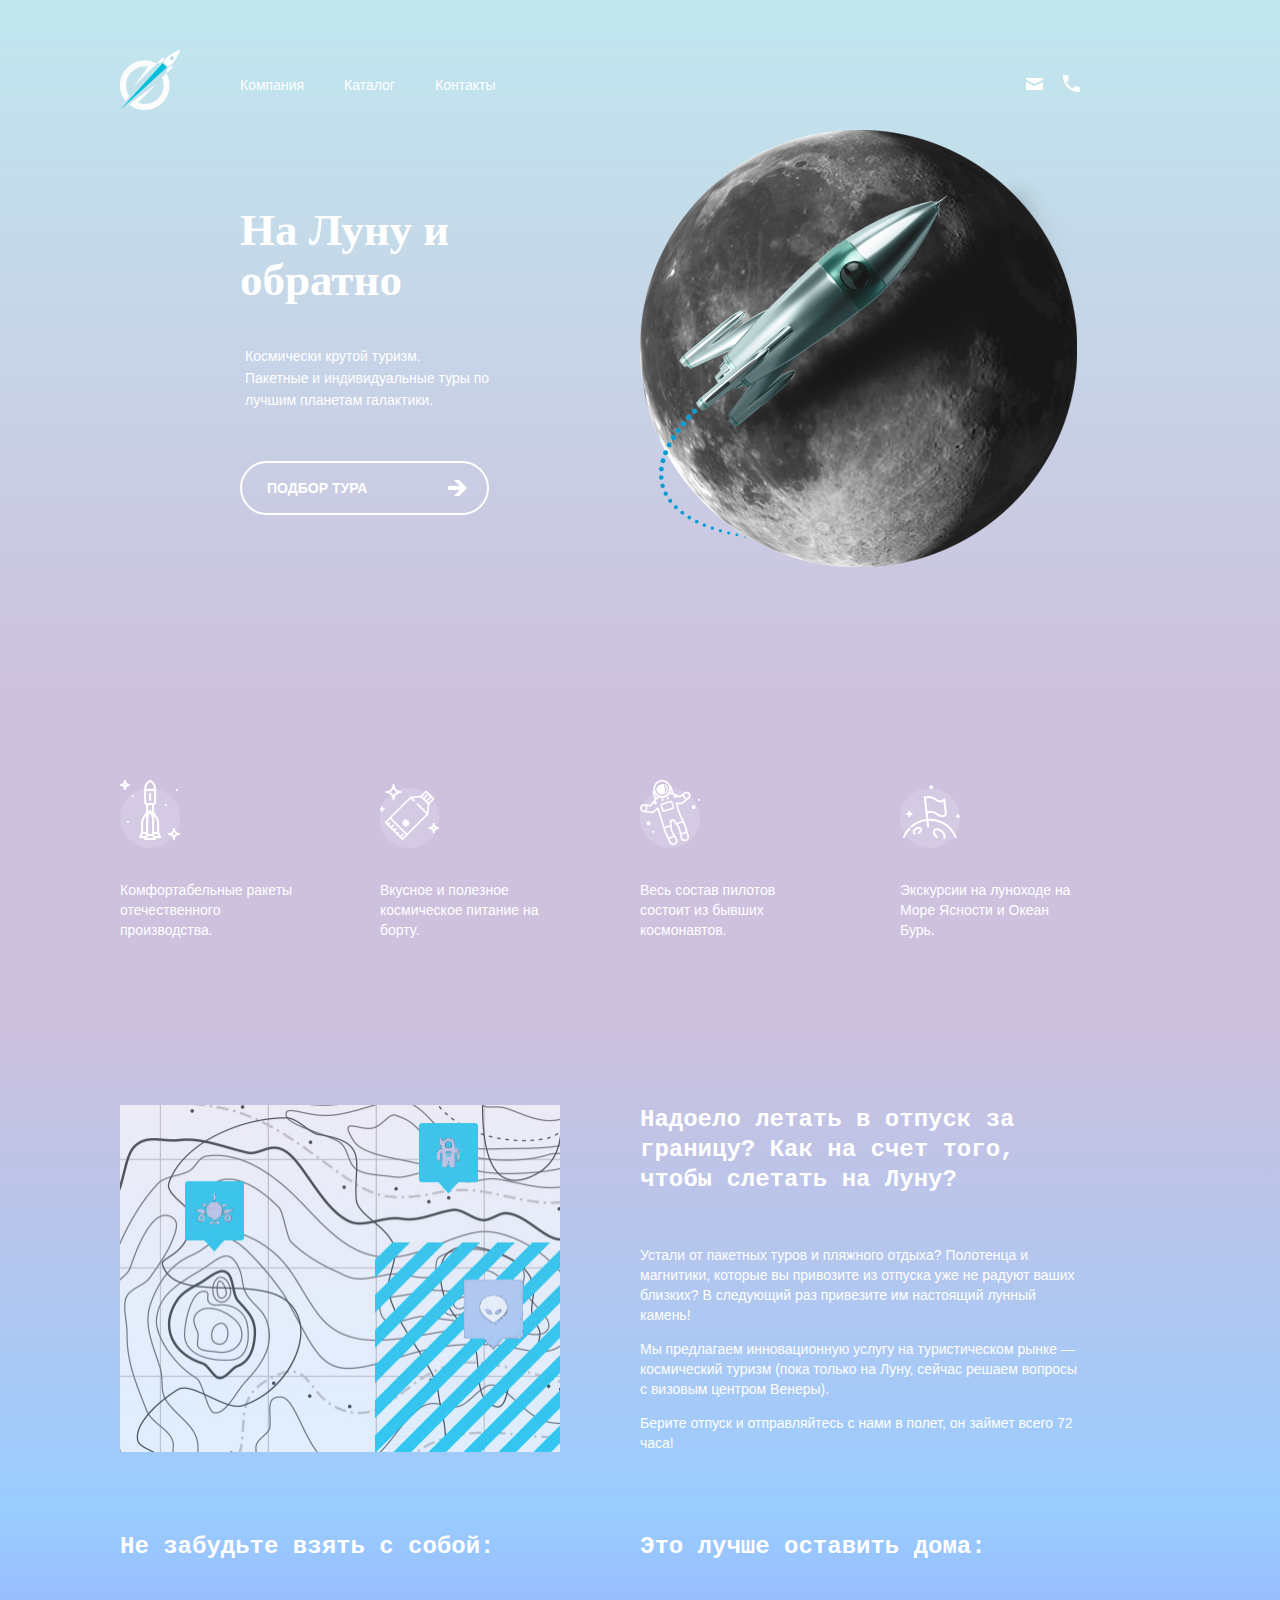
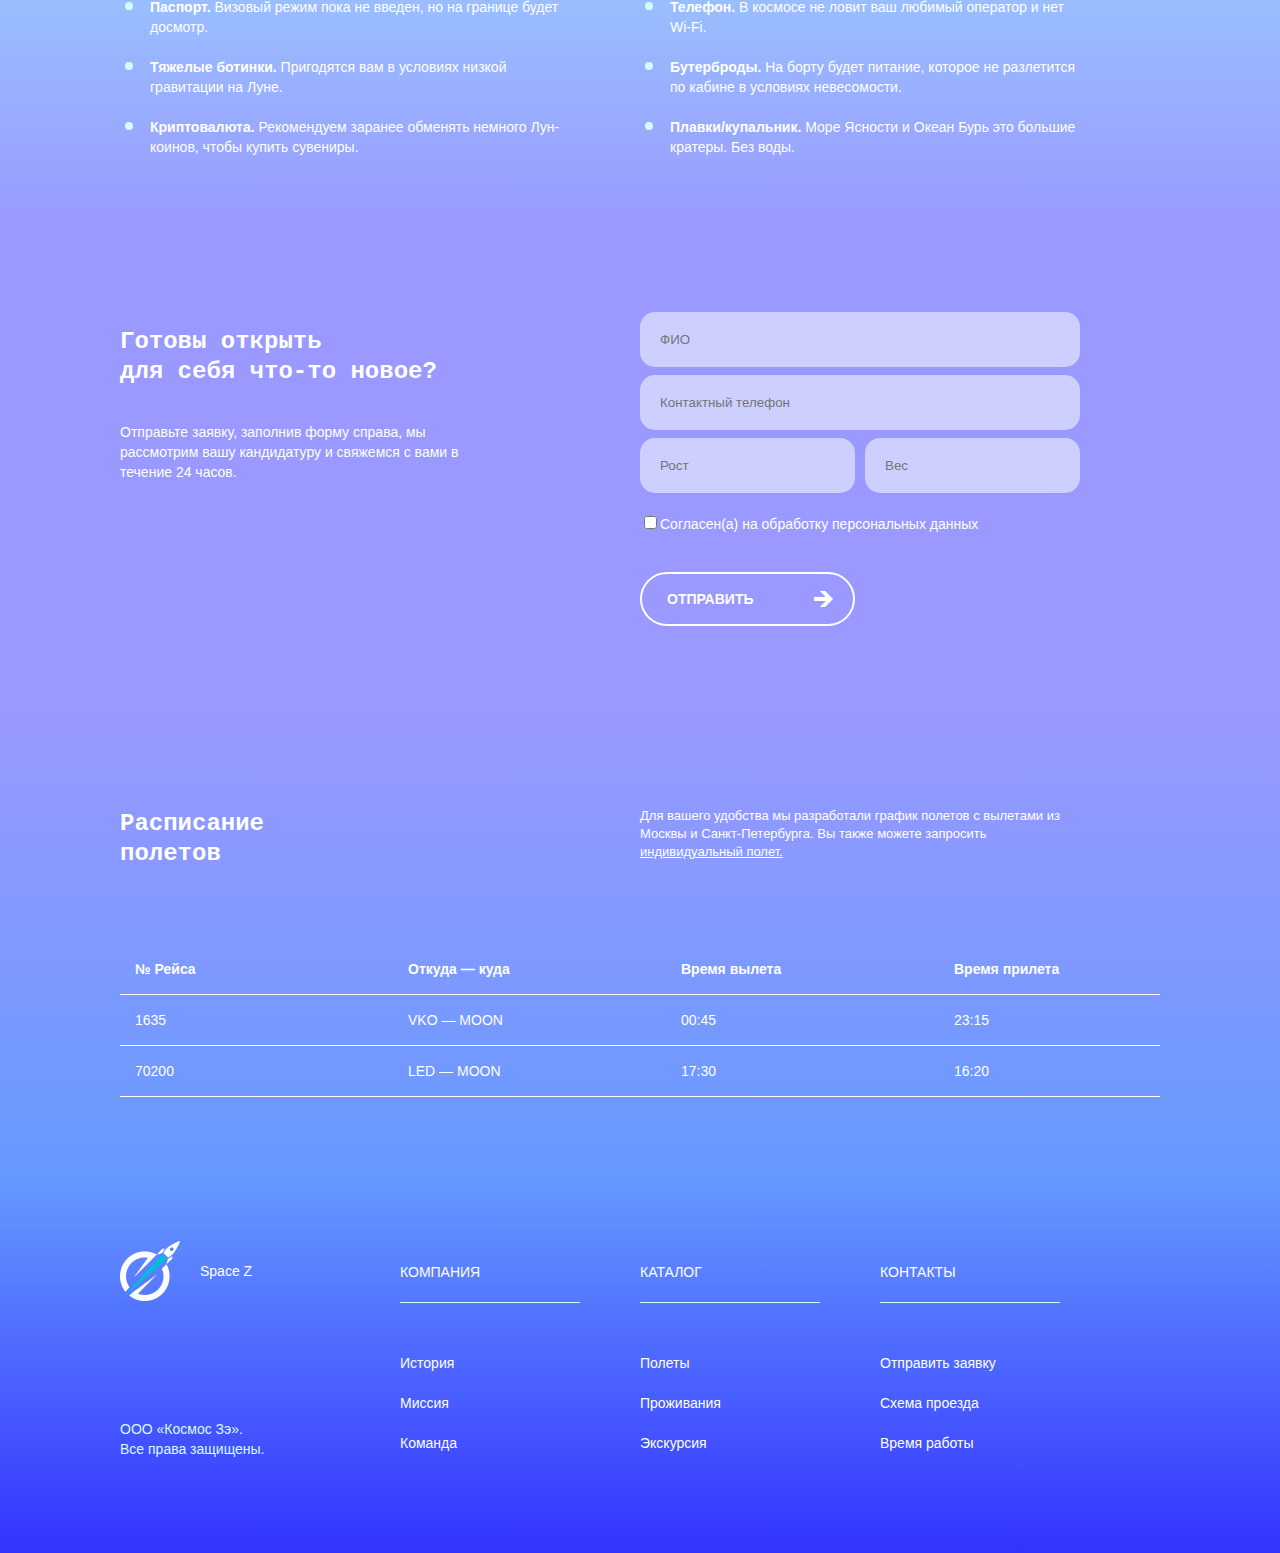
<file: papka/Моя версия/index.html>
<!DOCTYPE html>
<html lang="ru">

<head>
    <meta charset="UTF-8">
    <title>Space Z</title>
    <link rel="stylesheet" href="css/style.css">
</head>

<body>
    <header class="site-header">
<div class="container">
<nav class="main-nav">
    <a class="logo">
<img src="img2/logo.png" alt="SpaceZ" width="60" height="60">
    </a>
        <ul class="site-menu">
            <li><a href="#">Компания</a></li>
            <li><a href="#">Каталог</a></li>
            <li><a href="#">Контакты</a></li>
        </ul>
        <ul class="contacts-menu">
            <li>
    <a href="#" class="icon icon-mail" title="Написать нам">
<span class="visually-hidden">Написать нам</span>
    </a>
            </li>
            <li>
    <a href="#" class="icon icon-phone" title="Позвонить нам">
<span class="visually-hidden">Позвонить нам</span>
    </a>
            </li>
        </ul>
</nav>
    <section class="about-us">
                <h1>На Луну и обратно</h1>
                 <p class="tourism">
                    Космически крутой туризм.<br>
                    Пакетные и индивидуальные туры по лучшим планетам галактики.</p>
                 
    <a href="#" class="btn btn-yellow">Подбор тура</a>
    </section>
</div>
    </header>

<main>
    <section class="features">
<div class="container">
                <h2 class="visually-hidden">Наши преимущества</h2>
        <ul class="features-list">
            <li class="feature-made-in-russia">Комфортабельные ракеты отечественного производства.</li>
            <li class="feature-food">Вкусное и полезное космическое питание на борту.</li>
            <li class="feature-pilots">Весь состав пилотов состоит из бывших космонавтов.</li>
            <li class="feature-moon-rover">Экскурсии на луноходе на Море Ясности и Океан Бурь.</li>
        </ul>
</div>
    </section>

    <section class="moon-vacation">
<div class="container columns-container">
                <h2 class="visually-hidden">Отпуск на Луне</h2>
<div class="left-column">
        <img src="img2/map.png" alt= "Карта путешествия" width="440" height="347" class= "map_3">
</div>
<div class="right-column">
                 <p class="lead"><b>Надоело летать в отпуск за границу? Как на счет того, чтобы слетать на Луну?</b></p>
                 <p>Устали от пакетных туров и пляжного отдыха? Полотенца и магнитики, которые вы привозите из отпуска уже не радуют ваших близких? В следующий раз привезите им настоящий лунный камень!</p>
                 <p>Мы предлагаем инновационную услугу на туристическом рынке — космический туризм (пока только на Луну, сейчас решаем вопросы с визовым центром Венеры).</p>
                 <p>Берите отпуск и отправляйтесь с нами в полет, он займет всего 72 часа!</p>
</div>
</div>
    </section>

    <section class="recommendations">
<div class="container columns-container">
                <h2 class="visually-hidden">Рекомендации для космических туристов</h2>
<div class="left-column">
                <h3>Не забудьте взять с собой:</h3>
        <ul class="recommendations-list">
            <li><strong>Паспорт.</strong> Визовый режим пока не введен, но на границе будет досмотр.</li>
            <li><strong>Тяжелые ботинки.</strong> Пригодятся вам в условиях низкой гравитации на Луне.</li>
            <li><strong>Криптовалюта.</strong> Рекомендуем заранее обменять немного Лун-коинов, чтобы купить сувениры.</li>
        </ul>
</div>
<div class="right-column">
                    <h3>Это лучше оставить дома:</h3>
        <ul class="recommendations-list">
            <li><strong>Телефон. </strong>В космосе не ловит ваш любимый оператор и нет Wi-Fi.</li>
            <li><strong>Бутерброды.</strong> На борту будет питание, которое не разлетится по кабине в условиях невесомости.</li>
            <li><strong>Плавки/купальник.</strong> Море Ясности и Океан Бурь это большие кратеры. Без воды.</li>
        </ul>
</div>
</div>
    </section>

    <section class="vacation-request">
<div class="container columns-container">
                <h2 class="visually-hidden">Заявка на тур</h2>
<div class="left-column">
                <p class="lead"><b>Готовы открыть <br> для себя что-то новое?</b></p>
                <p>Отправьте заявку, заполнив форму справа, мы рассмотрим вашу кандидатуру и свяжемся с вами в течение 24 часов.</p>
</div>
<div class="right-column">
            <form class="vacation-request-form" method="post" action="mailto:katealf@htmlacademy.ru">
                <p>
                    <label for="name" class="visually-hidden">ФИО</label>
                        <input id="name" name="name" type="text" placeholder="ФИО">
                </p>
                <p>
                    <label for="phone" class="visually-hidden">Контактный телефон</label>
                        <input id="phone" name="phone" type="tel" placeholder="Контактный телефон">
                </p>
                <p class="half-field">
                    <label for="height" class="visually-hidden">Рост</label>
                        <input id="height" name="height" type="text" placeholder="Рост">
                </p>
                <p class="half-field">
                    <label for="weight" class="visually-hidden">Вес</label>
                        <input id="weight" name="weight" type="text" placeholder="Вес">
                </p>
                <p>
                    <label><input name="agreement" type="checkbox">Согласен(а) на обработку персональных данных</label>
                </p>
                <p>
                    <button class="btn btn-grey" type="submit">Отправить</button>
                </p>
            </form>
</div>
</div>
    </section>

    <section class="timetable">
<div class="container">
<div class="timetable-info">
                    <h2>Расписание полетов</h2>
                <p>Для вашего удобства мы разработали график полетов с вылетами из Москвы и Санкт-Петербурга. Вы также можете запросить <a href="#" target="_blank">индивидуальный полет.</a></p>
</div>
        <table class="timetable-fligts">
            <tr>
                <th>№ Рейса</th>
                <th>Откуда — куда</th>
                <th>Время вылета</th>
                <th>Время прилета</th>
            </tr>
            <tr>
                <td>1635</td>
                <td>VKO — MOON</td>
                <td>00:45</td>
                <td>23:15</td>
            </tr>
            <tr>
                <td>70200</td>
                <td>LED — MOON</td>
                <td>17:30</td>
                <td>16:20</td>
            </tr>
        </table>
</div>
    </section>
</main>

    <footer class="site-footer">
<div class="container footer-columns-container">
<div class="left-column">
                <p class="logo-container">
    <a class="logo"><img src="img2/logo.png" alt="Логотип SpaceZ" width="60" height="60"></a>
                    <span class="company-title">Space Z</span>
                </p>
                <p class="copyrights">
                    ООО «Космос Зэ».<br>
                    Все права защищены.
                </p>
</div>
<div class="right-column">
        <ul class="footer-menu">
            <li>
    <a class="footer-submenu-title" href="#">Компания</a>
        <ul class="footer-submenu">
            <li><a href="#">История</a></li>
            <li><a href="#">Миссия</a></li>
            <li><a href="#">Команда</a></li>
        </ul>
            </li>
            <li>
    <a class="footer-submenu-title" href="#">Каталог</a>
        <ul class="footer-submenu">
            <li><a href="#">Полеты</a></li>
            <li><a href="#">Проживания</a></li>
            <li><a href="#">Экскурсия</a></li>
        </ul>
            </li>
            <li>
    <a class="footer-submenu-title" href="#">Контакты</a>
        <ul class="footer-submenu">
            <li><a href="#">Отправить заявку</a></li>
            <li><a href="#">Схема проезда</a></li>
            <li><a href="#">Время работы</a></li>
        </ul>
            </li>
        </ul>
</div>
</div>
    </footer>
</body>

</html>
</file>
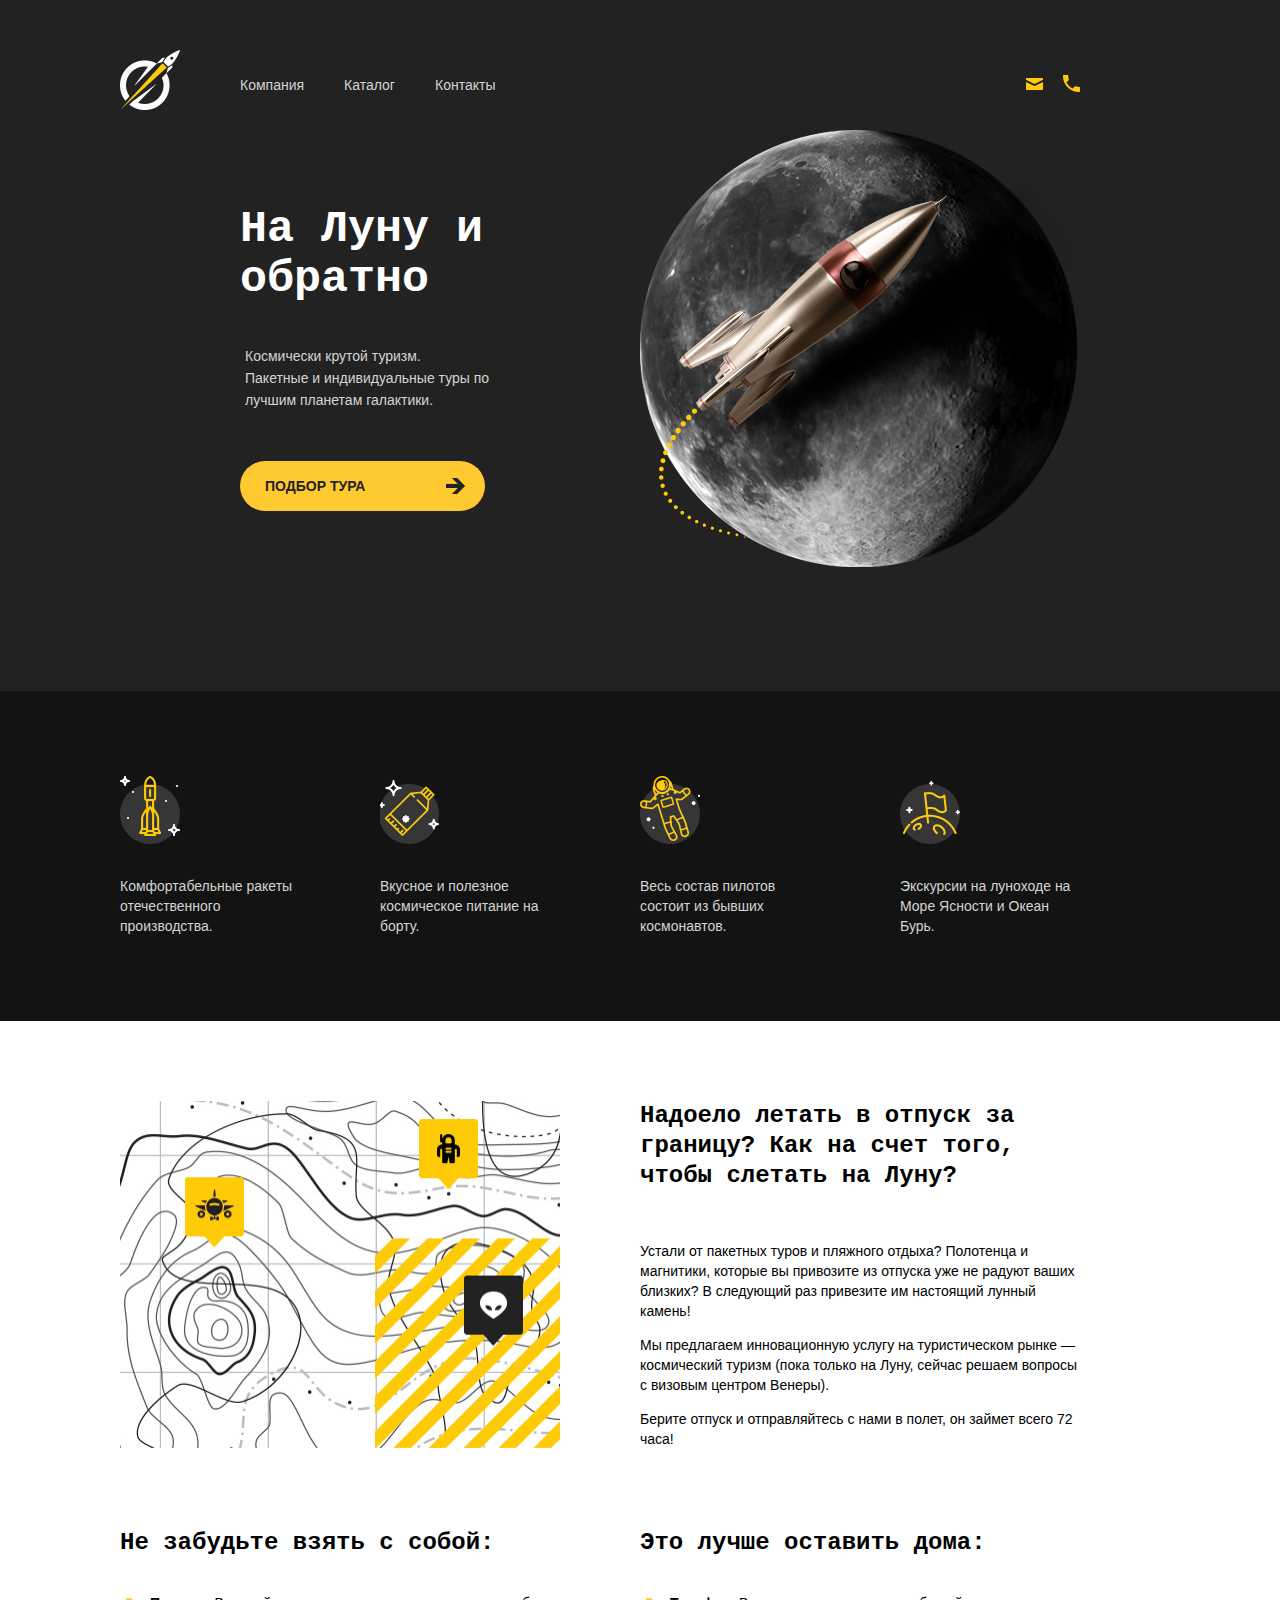
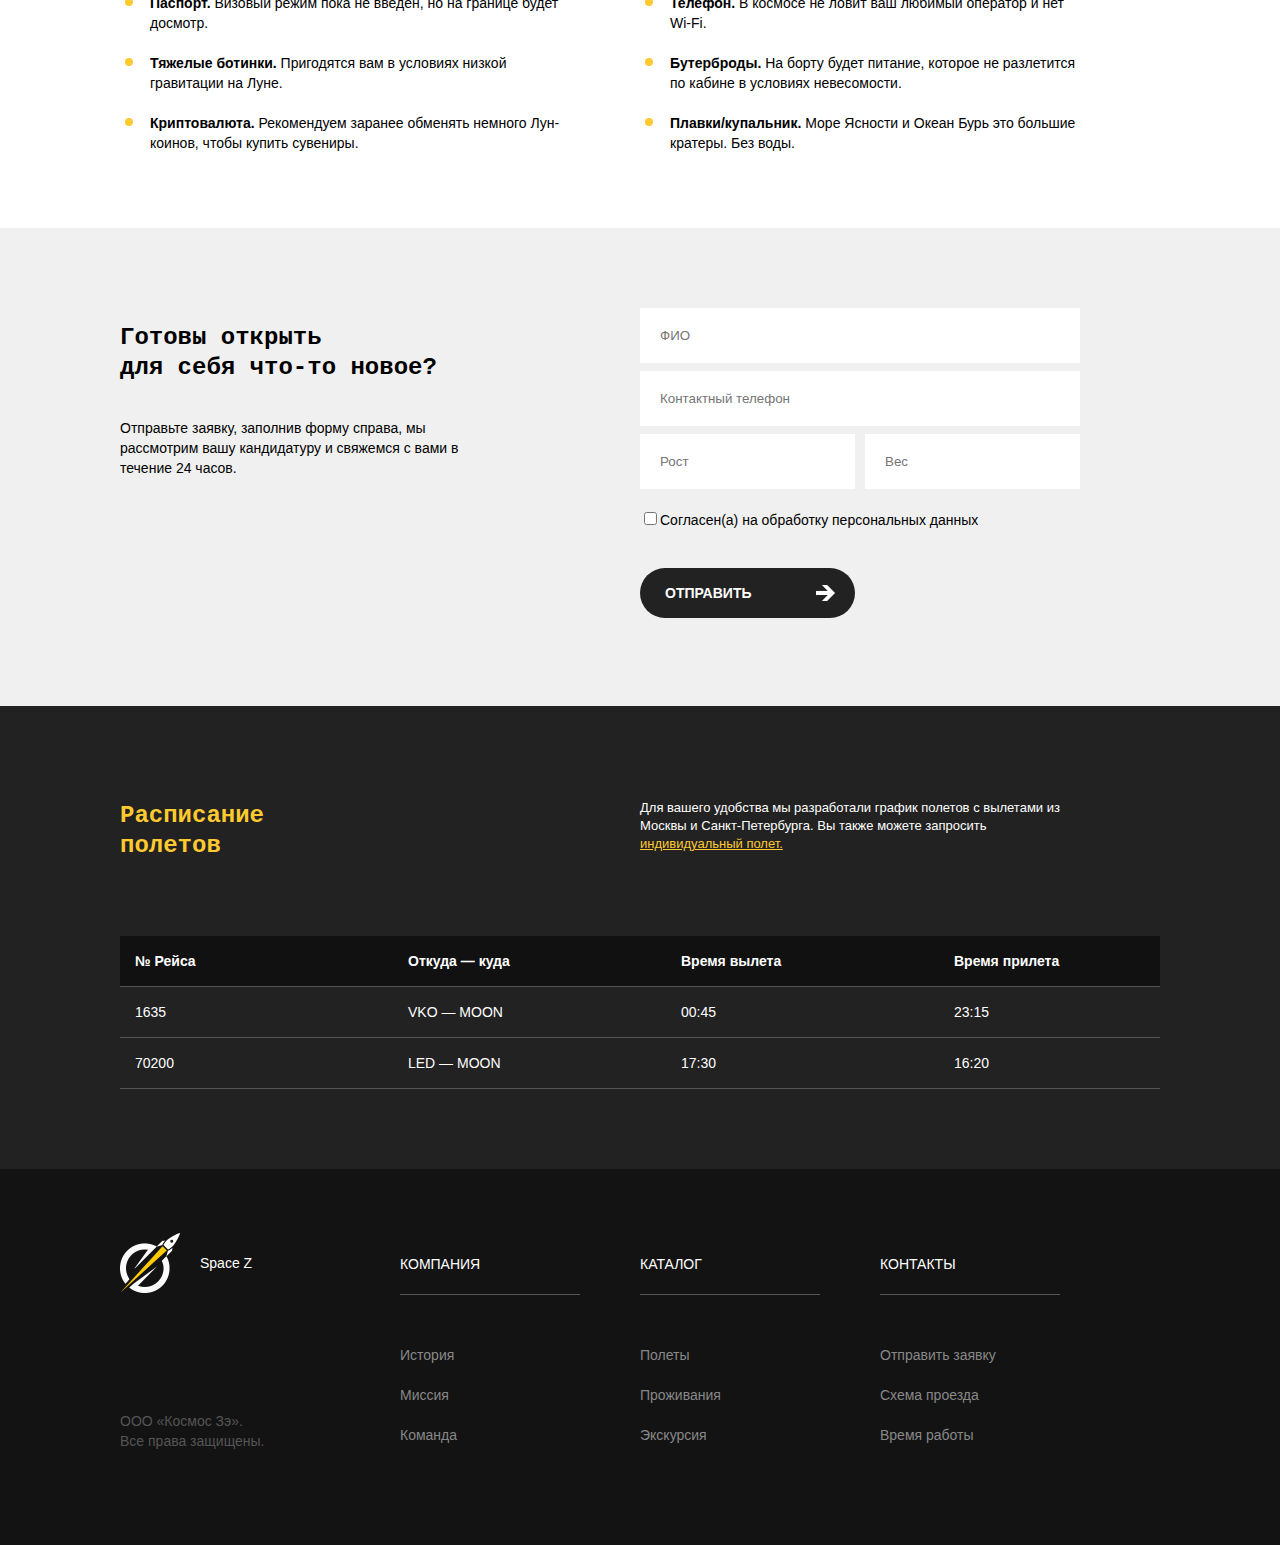
<file: papka/Верстка по макету/index1.html>
<!DOCTYPE html>
<html lang="ru">

<head>
    <meta charset="UTF-8">
    <title>Space Z</title>
    <link rel="stylesheet" href="css1/style.css">
</head>

<body>
    <header class="site-header">
<div class="container">
<nav class="main-nav">
    <a class="logo">
<img src="img/logo.png" alt="SpaceZ" width="60" height="60">
    </a>
        <ul class="site-menu">
            <li><a href="#">Компания</a></li>
            <li><a href="#">Каталог</a></li>
            <li><a href="#">Контакты</a></li>
        </ul>
        <ul class="contacts-menu">
            <li>
    <a href="#" class="icon icon-mail" title="Написать нам">
<span class="visually-hidden">Написать нам</span>
    </a>
            </li>
            <li>
    <a href="#" class="icon icon-phone" title="Позвонить нам">
<span class="visually-hidden">Позвонить нам</span>
    </a>
            </li>
        </ul>
</nav>
    <section class="about-us">
                <h1>На Луну и обратно</h1>
                 <p>
                    Космически крутой туризм.<br>
                    Пакетные и индивидуальные туры по лучшим планетам галактики.
                 </p>
    <a href="#" class="btn btn-yellow">Подбор тура</a>
    </section>
</div>
    </header>

<main>
    <section class="features">
<div class="container">
                <h2 class="visually-hidden">Наши преимущества</h2>
        <ul class="features-list">
            <li class="feature-made-in-russia">Комфортабельные ракеты отечественного производства.</li>
            <li class="feature-food">Вкусное и полезное космическое питание на борту.</li>
            <li class="feature-pilots">Весь состав пилотов состоит из бывших космонавтов.</li>
            <li class="feature-moon-rover">Экскурсии на луноходе на Море Ясности и Океан Бурь.</li>
        </ul>
</div>
    </section>

    <section class="moon-vacation">
<div class="container columns-container">
                <h2 class="visually-hidden">Отпуск на Луне</h2>
<div class="left-column">
        <img src="img/map.jpg" alt="Карта путешествия" width="440" height="347">
</div>
<div class="right-column">
                 <p class="lead"><b>Надоело летать в отпуск за границу? Как на счет того, чтобы слетать на Луну?</b></p>
                 <p>Устали от пакетных туров и пляжного отдыха? Полотенца и магнитики, которые вы привозите из отпуска уже не радуют ваших близких? В следующий раз привезите им настоящий лунный камень!</p>
                 <p>Мы предлагаем инновационную услугу на туристическом рынке — космический туризм (пока только на Луну, сейчас решаем вопросы с визовым центром Венеры).</p>
                 <p>Берите отпуск и отправляйтесь с нами в полет, он займет всего 72 часа!</p>
</div>
</div>
    </section>

    <section class="recommendations">
<div class="container columns-container">
                <h2 class="visually-hidden">Рекомендации для космических туристов</h2>
<div class="left-column">
                <h3>Не забудьте взять с собой:</h3>
        <ul class="recommendations-list">
            <li><strong>Паспорт.</strong> Визовый режим пока не введен, но на границе будет досмотр.</li>
            <li><strong>Тяжелые ботинки.</strong> Пригодятся вам в условиях низкой гравитации на Луне.</li>
            <li><strong>Криптовалюта.</strong> Рекомендуем заранее обменять немного Лун-коинов, чтобы купить сувениры.</li>
        </ul>
</div>
<div class="right-column">
                    <h3>Это лучше оставить дома:</h3>
        <ul class="recommendations-list">
            <li><strong>Телефон. </strong>В космосе не ловит ваш любимый оператор и нет Wi-Fi.</li>
            <li><strong>Бутерброды.</strong> На борту будет питание, которое не разлетится по кабине в условиях невесомости.</li>
            <li><strong>Плавки/купальник.</strong> Море Ясности и Океан Бурь это большие кратеры. Без воды.</li>
        </ul>
</div>
</div>
    </section>

    <section class="vacation-request">
<div class="container columns-container">
                <h2 class="visually-hidden">Заявка на тур</h2>
<div class="left-column">
                <p class="lead"><b>Готовы открыть <br> для себя что-то новое?</b></p>
                <p>Отправьте заявку, заполнив форму справа, мы рассмотрим вашу кандидатуру и свяжемся с вами в течение 24 часов.</p>
</div>
<div class="right-column">
            <form class="vacation-request-form" method="post" action="mailto:katealf@htmlacademy.ru">
                <p>
                    <label for="name" class="visually-hidden">ФИО</label>
                        <input id="name" name="name" type="text" placeholder="ФИО">
                </p>
                <p>
                    <label for="phone" class="visually-hidden">Контактный телефон</label>
                        <input id="phone" name="phone" type="tel" placeholder="Контактный телефон">
                </p>
                <p class="half-field">
                    <label for="height" class="visually-hidden">Рост</label>
                        <input id="height" name="height" type="text" placeholder="Рост">
                </p>
                <p class="half-field">
                    <label for="weight" class="visually-hidden">Вес</label>
                        <input id="weight" name="weight" type="text" placeholder="Вес">
                </p>
                <p>
                    <label><input name="agreement" type="checkbox">Согласен(а) на обработку персональных данных</label>
                </p>
                <p>
                    <button class="btn btn-grey" type="submit">Отправить</button>
                </p>
            </form>
</div>
</div>
    </section>

    <section class="timetable">
<div class="container">
<div class="timetable-info">
                    <h2>Расписание полетов</h2>
                <p>Для вашего удобства мы разработали график полетов с вылетами из Москвы и Санкт-Петербурга. Вы также можете запросить <a href="#" target="_blank">индивидуальный полет.</a></p>
</div>
        <table class="timetable-fligts">
            <tr>
                <th>№ Рейса</th>
                <th>Откуда — куда</th>
                <th>Время вылета</th>
                <th>Время прилета</th>
            </tr>
            <tr>
                <td>1635</td>
                <td>VKO — MOON</td>
                <td>00:45</td>
                <td>23:15</td>
            </tr>
            <tr>
                <td>70200</td>
                <td>LED — MOON</td>
                <td>17:30</td>
                <td>16:20</td>
            </tr>
        </table>
</div>
    </section>
</main>

    <footer class="site-footer">
<div class="container footer-columns-container">
<div class="left-column">
                <p class="logo-container">
    <a class="logo"><img src="img/logo.png" alt="Логотип SpaceZ" width="60" height="60"></a>
                    <span class="company-title">Space Z</span>
                </p>
                <p class="copyrights">
                    ООО «Космос Зэ».<br>
                    Все права защищены.
                </p>
</div>
<div class="right-column">
        <ul class="footer-menu">
            <li>
    <a class="footer-submenu-title" href="#">Компания</a>
        <ul class="footer-submenu">
            <li><a href="#">История</a></li>
            <li><a href="#">Миссия</a></li>
            <li><a href="#">Команда</a></li>
        </ul>
            </li>
            <li>
    <a class="footer-submenu-title" href="#">Каталог</a>
        <ul class="footer-submenu">
            <li><a href="#">Полеты</a></li>
            <li><a href="#">Проживания</a></li>
            <li><a href="#">Экскурсия</a></li>
        </ul>
            </li>
            <li>
    <a class="footer-submenu-title" href="#">Контакты</a>
        <ul class="footer-submenu">
            <li><a href="#">Отправить заявку</a></li>
            <li><a href="#">Схема проезда</a></li>
            <li><a href="#">Время работы</a></li>
        </ul>
            </li>
        </ul>
</div>
</div>
    </footer>
</body>

</html>
</file>
<file: papka/Моя версия/css/style.css>
body {
  margin: 0;
  padding: 0;

  font-size: 14px;
  line-height: 20px;
  font-family: Verdana, sans-serif;
  color: #ffffff;

  background-color: #ffffff;
}

.container {
  width: 1040px;
  margin: 0 auto;
  padding: 0;
}

.map_3 {
filter: alpha(Opacity=75);
opacity: 0.75; 
    
}

.visually-hidden {
  position: absolute;
  width: 1px;
  height: 1px;
  margin: -1px;
  padding: 0;

  border: 0;
  clip: rect(0 0 0 0);
  overflow: hidden;
}

.site-header {
  color: #ffffff;

  background: linear-gradient(to bottom, #c0e7ef 0%, #cdc1de 100%);
}

.site-header .container {
  min-height: 400px;
  padding-top: 50px;
  padding-bottom: 180px;

  background-image: url("../img2/moon-rocket.png");
  background-repeat: no-repeat;
  background-position: 520px 130px;
}

.main-nav {
  display: flex;
  margin-bottom: 95px;
}

.logo {
  width: 60px;
  height: 60px;
  margin-right: 60px;
}

.site-menu {
  display: flex;
  flex-wrap: wrap;
  width: 660px;
  margin: 0;
  margin-top: 25px;
  padding: 0;

  list-style: none;
}

.site-menu a {
  display: block;
  margin-right: 40px;

  font-size: 14px;
  text-decoration: none;
  color: #ffffff;
}

.site-menu a:hover {
  color: white;
}

.site-menu a:active {
  color: #ccc;
}

.contacts-menu {
  display: flex;
  flex-wrap: wrap;
  max-width: 180px;
  margin: 0;
  margin-top: 25px;
  margin-left: auto;
  margin-right: 80px;
  padding: 0;

  list-style: none;
}

.contacts-menu li {
  margin-left: 20px;
}

.contacts-menu a:hover {
  opacity: 0.8;
}

.contacts-menu a:active {
  opacity: 0.4;
}

.contacts-menu .icon {
  display: block;
  width: 17px;
  height: 17px;
}

.contacts-menu .icon-mail {
  background-image: url(../img2/mail-icon.png);
  background-repeat: no-repeat;
  background-position: 0 50%;
}

.contacts-menu .icon-phone {
  background-image: url(../img2/phone-icon.png);
  background-repeat: no-repeat;
  background-position: 0 50%;
}

.about-us {
  width: 300px;
  padding-left: 120px;
}

.about-us h1 {
  margin: 0;
  margin-bottom: 40px;
  padding: 0;

  font-size: 45px;
  line-height: 50px;
  font-family: century gothic;
  color: #ffffff;
}

.about-us p {
  margin: 0;
  margin-bottom: 50px;
  padding-left: 5px;

  font-size: 14px;
  line-height: 22px;
  color: #ffffff;
}

.btn {
  position: relative;

  display: inline-block;
  width: 195px;
  padding: 0 25px;

  font-weight: bold;
  font-size: 14px;
  line-height: 50px;
  text-decoration: none;
  text-transform: uppercase;
  vertical-align: top;
  color: #ffffff;

  cursor: pointer;
  border: none;
  border-radius: 50px;
}

.btn::after {
  content: "";

  position: absolute;
  right: 20px;
  top: 17px;

  width: 19px;
  height: 16px;

  background-image: url(../img2/right-arrow-dark.png);
  background-repeat: no-repeat;
  background-position: 0 0;
}

.btn-yellow {
  
    border: 2px solid #ffffff;
    
transition: All 0.5s ease;

}

.btn-yellow:hover {
  background-color: white;
}

.btn-yellow:active {
  background-color: #ccffff;
}

.btn-grey {
  width: 215px;

  color: white;

  background-color: #9999ff;
    border: 2px solid #ffffff;
    transition: All 0.5s ease;
      

}

.btn-grey::after {
  background-image: url(../img2/right-arrow-white.png);
}

.btn-grey:hover {
  background-color: #ffffff;
}

.btn-grey:active {
  background-color: #ffffff;
}

.features {
  padding: 85px 0;

  background: #cdc1de;

  color: #ffffff;
}

.features-list {
  display: flex;
  justify-content: space-between;
  flex-wrap: wrap;

  margin: 0;
  padding: 0;

  list-style: none;
}

.features-list li {
  position: relative;

  width: 180px;
  margin-right: 80px;
  padding-top: 100px;

  font-size: 14px;
  line-height: 20px;
}

.features-list li::after {
  content: "";

  position: absolute;
  top: 0;
  left: 0;

  width: 60px;
  height: 68px;
}

.feature-made-in-russia::after {
  background-image: url(../img2/advantage-icon-1.png);
}

.feature-food::after {
  background-image: url(../img2/advantage-icon-2.png);
}

.feature-pilots::after {
  background-image: url(../img2/advantage-icon-3.png);
}

.feature-moon-rover::after {
  background-image: url(../img2/advantage-icon-4.png);
}

.columns-container {
  display: flex;
}

.columns-container .left-column {
  width: 440px;
  margin-right: 80px;
}

.columns-container .right-column {
  width: 440px;
}

.moon-vacation {
  padding-top: 80px;
  padding-bottom: 45px;
    background: linear-gradient(to bottom, #cdc1de 0%, #99ccff 100%);
}

.moon-vacation .lead {
  margin-top: 0;
  margin-bottom: 50px;

  font-weight: bold;
  font-size: 24px;
  line-height: 30px;
  font-family: "Century gothic", monospace;
    color: #ffffff;
}

.recommendations {
  padding-top: 20px;
  padding-bottom: 55px;
    background: linear-gradient(to bottom, #99ccff 0%, #9999ff 100%);
}

.recommendations h3 {
  margin-top: 0;
  margin-bottom: 35px;
  
  font-weight: bold;
  font-size: 24px;
  line-height: 30px;
  font-family: "century gothic", monospace;
    color: #ffffff;
}

.recommendations-list {
  margin: 0;
  padding: 0;
  padding-left: 30px;

  list-style: none;
}

.recommendations-list li {
  position: relative;

  margin-bottom: 20px;
}

.recommendations-list li::before {
  content: "";

  position: absolute;
  left: -25px;
  top: 5px;

  width: 8px;
  height: 8px;

  border-radius: 50%;
  background-color: #cfffff;
}

.vacation-request {
  padding: 80px 0;
  color: #ffffff;
  background-color: #9999ff;
}

.vacation-request .lead {
  margin-top: 15px;
  margin-bottom: 35px;
  
  font-weight: bold;
  font-size: 24px;
  line-height: 30px;
  font-family: "century gothic", monospace;
  color:#ffffff
}

.vacation-request p {
  width: 340px;
}

.vacation-request-form {
  display: flex;
  flex-wrap: wrap;
  justify-content: space-between;

}

.vacation-request-form p {
  width: 100%;
  margin: 0;
  margin-bottom: 8px;
}

.vacation-request-form .half-field {
  width: 215px;
  margin-bottom: 20px;
}

.vacation-request-form input[type="text"],
.vacation-request-form input[type="tel"] {
  box-sizing: border-box;
  width: 100%;
  background-color:#cccfff;  
  padding: 20px;
  
  border: 0;
  border-radius: 15px;
    

}

.vacation-request-form .btn {
  margin-top: 30px;
  text-align: left;
}

.timetable {
  padding: 80px 0;

  color: #ffffff;

  background: linear-gradient(to bottom, #9999ff 0%, #6699ff 100%);
}

.timetable-info {
  display: flex;
  justify-content: flex-start;
  margin-bottom: 55px;
}

.timetable-info h2 {
  width: 180px;
  margin-top: 15px;

  font-weight: bold;
  font-size: 24px;
  line-height: 30px;
  font-family: "Century Gothic", monospace;
  color: #ffffff;
}

.timetable-info p {
  width: 440px;
  padding-top: 0;
  margin-left: auto;
  margin-right: 80px;

  font-size: 13px;
  line-height: 18px;
}

.timetable-info a {
  color: #ffffff;
}

.timetable-info a:hover {
  color: white;
}

.timetable-info a:active {
  color: #ffffff;
}

.timetable-fligts {
  width: 100%;

  border-collapse: collapse;
}

.timetable-fligts tr {
  color: white;

  border-bottom: 1px solid #ffffff;
  
}

.timetable-fligts th {
  width: 180px;
  padding: 15px;

  color: white;
  text-align: left;


}

.timetable-fligts td {
  width: 180px;
  padding: 15px;

  color: white;
  text-transform: uppercase;
        
}

.timetable-fligts th:last-child {
  width: 140px;
}

.timetable-fligts td:last-child {
  width: 140px;
}

.site-footer {
  padding-top: 50px;
  padding-bottom: 80px;

  color: #ffffff;

  background: linear-gradient(to bottom, #6699ff 0%, #3333ff 100%);
}


.footer-columns-container {
  display: flex;
}

.footer-columns-container .left-column {
  display: flex;
  flex-direction: column;
  width: 180px;
  margin-right: 100px;
}

.footer-columns-container .right-column {
  width: 720px;
  padding-top: 35px;
}

.logo-container {
  display: flex;
  align-items: center;
  padding: 0;
}

.logo-container .logo {
  margin-left: 0;
  margin-right: 20px;
}

.logo-container p {
  font-size: 14px;
}

.copyrights {
  margin-top: auto;

  color: #cfffff;
}

.footer-menu {
  display: flex;

  margin: 0;
  padding: 0;

  list-style: none;
}

.footer-menu > li {
  width: 180px;
  margin-right: 60px;
}

.footer-submenu-title {
  display: block;
  margin-bottom: 50px;
  padding-bottom: 20px;

  font-size: 14px;
  color: white;
  text-transform: uppercase;
  text-decoration: none;

  border-bottom: 1px solid #cfffff;
}

.footer-submenu {
  margin: 0;
  padding: 0;

  list-style: none;
}

.footer-submenu > li {
  margin-bottom: 20px;
}

.footer-submenu a {
  text-decoration: none;
  color:#ffffff;
}

.footer-nav a:hover {
  color: white;
}

.footer-nav a:active {
  color: #ffffff;
}
</file>
<file: papka/Верстка по макету/css1/style.css>
body {
  margin: 0;
  padding: 0;

  font-size: 14px;
  line-height: 20px;
  font-family: Verdana, sans-serif;
  color: #000000;

  background-color: #ffffff;
}

.container {
  width: 1040px;
  margin: 0 auto;
  padding: 0;
}

.visually-hidden {
  position: absolute;
  width: 1px;
  height: 1px;
  margin: -1px;
  padding: 0;

  border: 0;
  clip: rect(0 0 0 0);
  overflow: hidden;
}

.site-header {
  color: #ffffff;

  background-color: #222222;
}

.site-header .container {
  min-height: 400px;
  padding-top: 50px;
  padding-bottom: 180px;

  background-image: url("../img/moon-rocket.png");
  background-repeat: no-repeat;
  background-position: 520px 130px;
}

.main-nav {
  display: flex;
  margin-bottom: 95px;
}

.logo {
  width: 60px;
  height: 60px;
  margin-right: 60px;
}

.site-menu {
  display: flex;
  flex-wrap: wrap;
  width: 660px;
  margin: 0;
  margin-top: 25px;
  padding: 0;

  list-style: none;
}

.site-menu a {
  display: block;
  margin-right: 40px;

  font-size: 14px;
  text-decoration: none;
  color: #d4d4d4;
}

.site-menu a:hover {
  color: white;
}

.site-menu a:active {
  color: #ccc;
}

.contacts-menu {
  display: flex;
  flex-wrap: wrap;
  max-width: 180px;
  margin: 0;
  margin-top: 25px;
  margin-left: auto;
  margin-right: 80px;
  padding: 0;

  list-style: none;
}

.contacts-menu li {
  margin-left: 20px;
}

.contacts-menu a:hover {
  opacity: 0.8;
}

.contacts-menu a:active {
  opacity: 0.4;
}

.contacts-menu .icon {
  display: block;
  width: 17px;
  height: 17px;
}

.contacts-menu .icon-mail {
  background-image: url(../img/mail-icon.png);
  background-repeat: no-repeat;
  background-position: 0 50%;
}

.contacts-menu .icon-phone {
  background-image: url(../img/phone-icon.png);
  background-repeat: no-repeat;
  background-position: 0 50%;
}

.about-us {
  width: 300px;
  padding-left: 120px;
}

.about-us h1 {
  margin: 0;
  margin-bottom: 40px;
  padding: 0;

  font-size: 45px;
  line-height: 50px;
  font-family: "Courier New", monospace;
  color: white;
}

.about-us p {
  margin: 0;
  margin-bottom: 50px;
  padding-left: 5px;

  font-size: 14px;
  line-height: 22px;
  color: #d4d4d4;
}

.btn {
  position: relative;

  display: inline-block;
  width: 195px;
  padding: 0 25px;

  font-weight: bold;
  font-size: 14px;
  line-height: 50px;
  text-decoration: none;
  text-transform: uppercase;
  vertical-align: top;
  color: #222222;

  cursor: pointer;
  border: none;
  border-radius: 50px;
}

.btn::after {
  content: "";

  position: absolute;
  right: 20px;
  top: 17px;

  width: 19px;
  height: 16px;

  background-image: url(../img/right-arrow-dark.png);
  background-repeat: no-repeat;
  background-position: 0 0;
}

.btn-yellow {
  background-color: #feca30;
}

.btn-yellow:hover {
  background-color: white;
}

.btn-yellow:active {
  background-color: #c1a300;
}

.btn-grey {
  width: 215px;

  color: white;

  background-color: #222222;

}

.btn-grey::after {
  background-image: url(../img/right-arrow-white.png);
}

.btn-grey:hover {
  background-color: #676767;
}

.btn-grey:active {
  background-color: #ccc;
}

.features {
  padding: 85px 0;

  background-color: #131313;

  color: #ffffff;
}

.features-list {
  display: flex;
  justify-content: space-between;
  flex-wrap: wrap;

  margin: 0;
  padding: 0;

  list-style: none;
}

.features-list li {
  position: relative;

  width: 180px;
  margin-right: 80px;
  padding-top: 100px;

  font-size: 14px;
  line-height: 20px;
  color: #d4d4d4;
}

.features-list li::after {
  content: "";

  position: absolute;
  top: 0;
  left: 0;

  width: 60px;
  height: 68px;
}

.feature-made-in-russia::after {
  background-image: url(../img/advantage-icon-1.png);
}

.feature-food::after {
  background-image: url(../img/advantage-icon-2.png);
}

.feature-pilots::after {
  background-image: url(../img/advantage-icon-3.png);
}

.feature-moon-rover::after {
  background-image: url(../img/advantage-icon-4.png);
}

.columns-container {
  display: flex;
}

.columns-container .left-column {
  width: 440px;
  margin-right: 80px;
}

.columns-container .right-column {
  width: 440px;
}

.moon-vacation {
  padding-top: 80px;
  padding-bottom: 45px;
}

.moon-vacation .lead {
  margin-top: 0;
  margin-bottom: 50px;

  font-weight: bold;
  font-size: 24px;
  line-height: 30px;
  font-family: "Courier New", monospace;
}

.recommendations {
  padding-top: 20px;
  padding-bottom: 55px;
}

.recommendations h3 {
  margin-top: 0;
  margin-bottom: 35px;
  
  font-weight: bold;
  font-size: 24px;
  line-height: 30px;
  font-family: "Courier New", monospace;
}

.recommendations-list {
  margin: 0;
  padding: 0;
  padding-left: 30px;

  list-style: none;
}

.recommendations-list li {
  position: relative;

  margin-bottom: 20px;
}

.recommendations-list li::before {
  content: "";

  position: absolute;
  left: -25px;
  top: 5px;

  width: 8px;
  height: 8px;

  border-radius: 50%;
  background-color: #feca30;
}

.vacation-request {
  padding: 80px 0;
  color: #000000;
  background-color: #f0f0f0;
}

.vacation-request .lead {
  margin-top: 15px;
  margin-bottom: 35px;
  
  font-weight: bold;
  font-size: 24px;
  line-height: 30px;
  font-family: "Courier New", monospace;
}

.vacation-request p {
  width: 340px;
}

.vacation-request-form {
  display: flex;
  flex-wrap: wrap;
  justify-content: space-between;
}

.vacation-request-form p {
  width: 100%;
  margin: 0;
  margin-bottom: 8px;
}

.vacation-request-form .half-field {
  width: 215px;
  margin-bottom: 20px;
}

.vacation-request-form input[type="text"],
.vacation-request-form input[type="tel"] {
  box-sizing: border-box;
  width: 100%;
  padding: 20px;

  border: 0;
}

.vacation-request-form .btn {
  margin-top: 30px;
  text-align: left;
}

.timetable {
  padding: 80px 0;

  color: #ffffff;

  background-color: #222222;
}

.timetable-info {
  display: flex;
  justify-content: flex-start;
  margin-bottom: 55px;
}

.timetable-info h2 {
  width: 180px;
  margin-top: 15px;

  font-weight: bold;
  font-size: 24px;
  line-height: 30px;
  font-family: "Courier New", monospace;
  color: #feca30;
}

.timetable-info p {
  width: 440px;
  padding-top: 0;
  margin-left: auto;
  margin-right: 80px;

  font-size: 13px;
  line-height: 18px;
}

.timetable-info a {
  color: #feca30;
}

.timetable-info a:hover {
  color: white;
}

.timetable-info a:active {
  color: #cccccc;
}

.timetable-fligts {
  width: 100%;

  border-collapse: collapse;
}

.timetable-fligts tr {
  color: white;

  border-bottom: 1px solid #555555;
  background-color: #222222;
}

.timetable-fligts th {
  width: 180px;
  padding: 15px;

  color: white;
  text-align: left;

  background-color: #111111;
}

.timetable-fligts td {
  width: 180px;
  padding: 15px;

  color: white;
  text-transform: uppercase;
}

.timetable-fligts th:last-child {
  width: 140px;
}

.timetable-fligts td:last-child {
  width: 140px;
}

.site-footer {
  padding-top: 50px;
  padding-bottom: 80px;

  color: #ffffff;

  background-color: #131313;
}


.footer-columns-container {
  display: flex;
}

.footer-columns-container .left-column {
  display: flex;
  flex-direction: column;
  width: 180px;
  margin-right: 100px;
}

.footer-columns-container .right-column {
  width: 720px;
  padding-top: 35px;
}

.logo-container {
  display: flex;
  align-items: center;
  padding: 0;
}

.logo-container .logo {
  margin-left: 0;
  margin-right: 20px;
}

.logo-container p {
  font-size: 14px;
}

.copyrights {
  margin-top: auto;

  color: #555555;
}

.footer-menu {
  display: flex;

  margin: 0;
  padding: 0;

  list-style: none;
}

.footer-menu > li {
  width: 180px;
  margin-right: 60px;
}

.footer-submenu-title {
  display: block;
  margin-bottom: 50px;
  padding-bottom: 20px;

  font-size: 14px;
  color: white;
  text-transform: uppercase;
  text-decoration: none;

  border-bottom: 1px solid #555555;
}

.footer-submenu {
  margin: 0;
  padding: 0;

  list-style: none;
}

.footer-submenu > li {
  margin-bottom: 20px;
}

.footer-submenu a {
  text-decoration: none;
  color: #888888;
}

.footer-nav a:hover {
  color: white;
}

.footer-nav a:active {
  color: #ccc;
}
</file>
